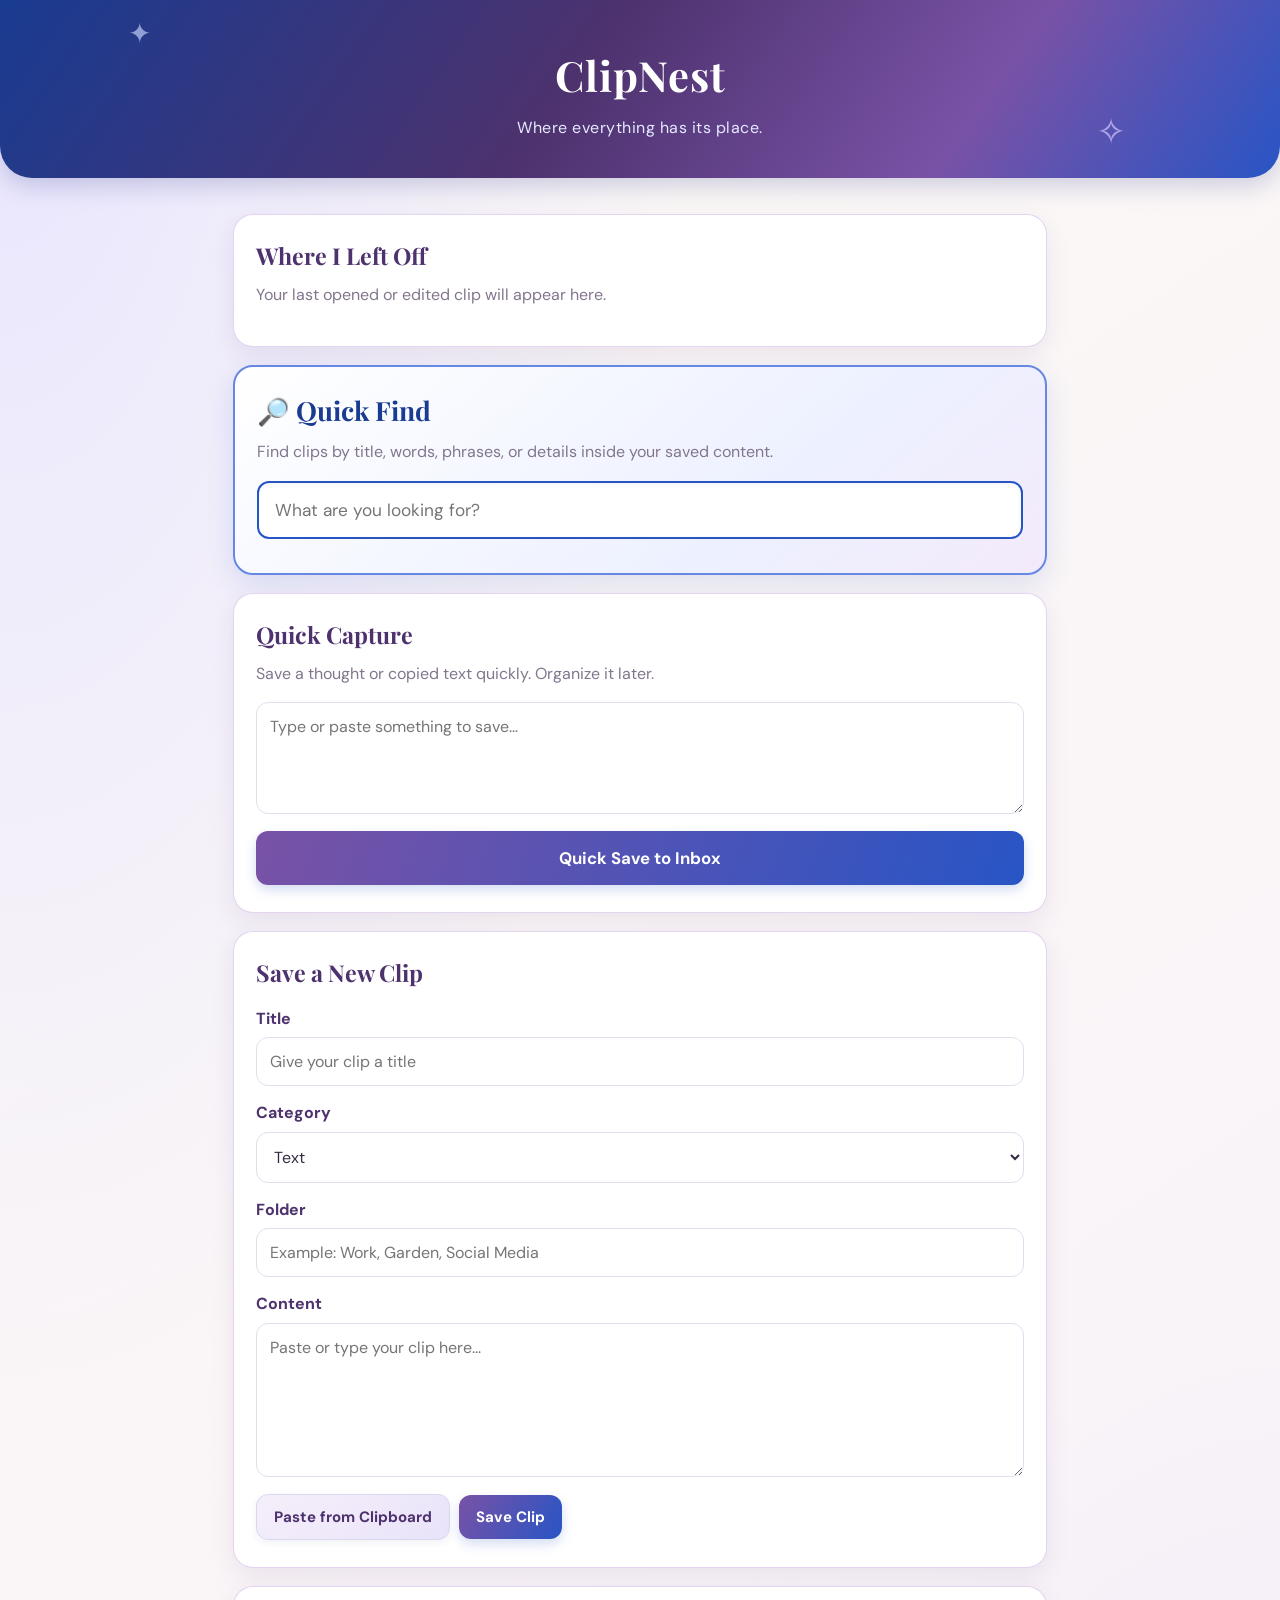
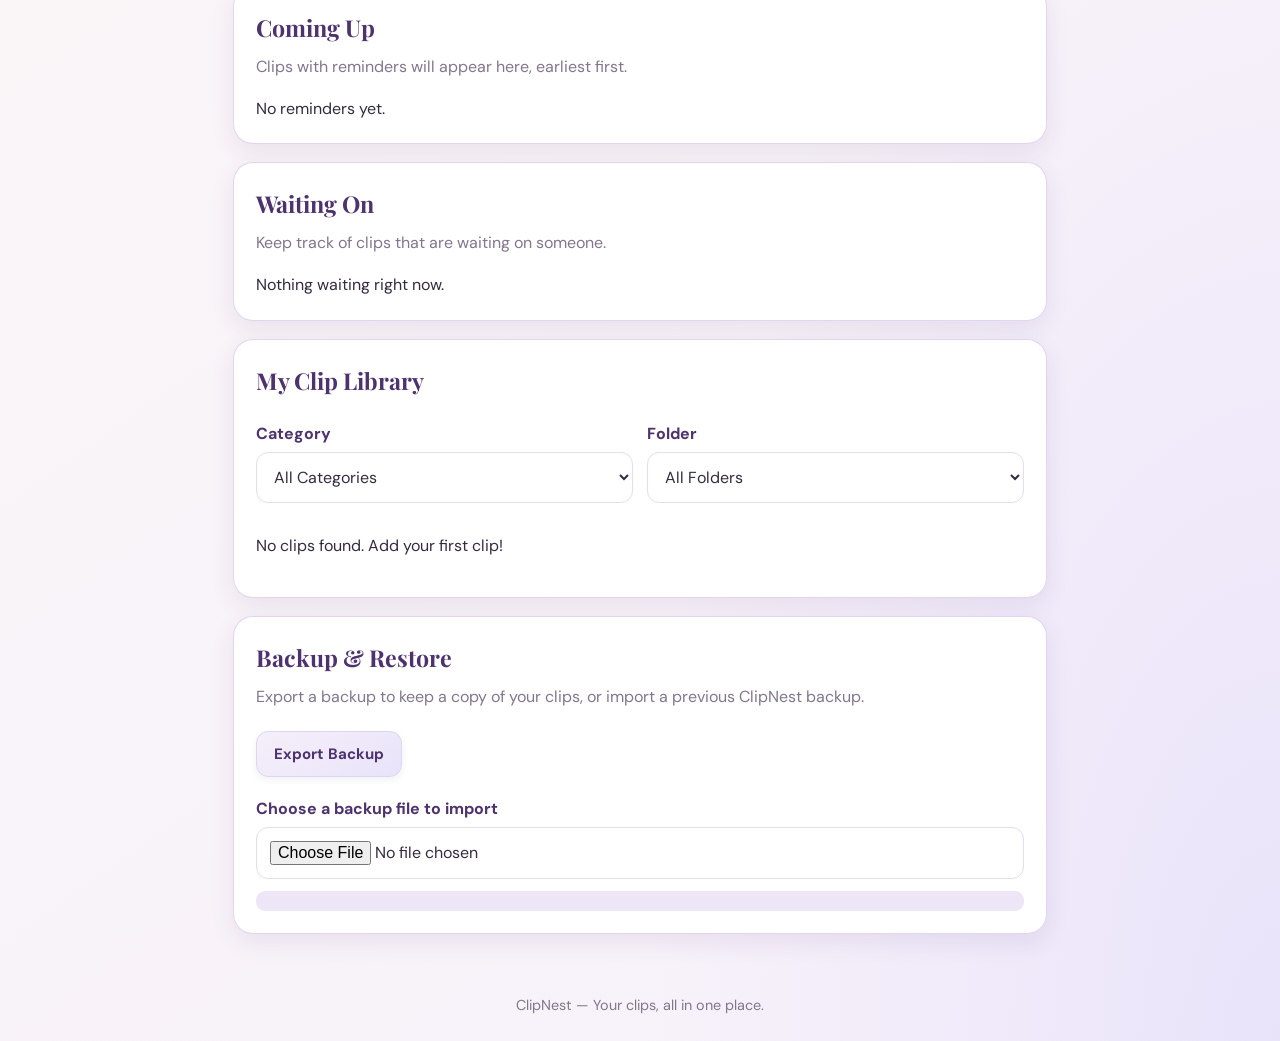
<file: index.html>
<!DOCTYPE html>
<html lang="en">
<head>
  <meta charset="UTF-8">
  <meta name="viewport" content="width=device-width, initial-scale=1.0">
  <meta name="theme-color" content="#7651a8">
  <title>ClipNest - Where Everything Has Its Place</title>
  <link rel="stylesheet" href="style.css">
</head>
<body>
  <header class="app-header">
    <h1>ClipNest</h1>
    <p>Where everything has its place.</p>
  </header>

  <main class="container">

    <div id="statusMessage" role="status" aria-live="polite"></div>

    <section id="lastWorkBox" class="section-card">
      <h2>Where I Left Off</h2>
      <p id="lastWorkText">Your last opened or edited clip will appear here.</p>
    </section>

    <section class="section-card quick-find">
      <h2>🔎 Quick Find</h2>
      <p>Find clips by title, words, phrases, or details inside your saved content.</p>
      <input
        type="search"
        id="searchInput"
        placeholder="What are you looking for?"
        autocomplete="off"
      >
    </section>

    <section class="section-card">
      <h2>Quick Capture</h2>
      <p>Save a thought or copied text quickly. Organize it later.</p>
      <textarea
        id="quickCaptureContent"
        rows="4"
        placeholder="Type or paste something to save..."
      ></textarea>
      <button type="button" id="quickCaptureButton" class="primary-button">
        Quick Save to Inbox
      </button>
    </section>

    <section class="section-card">
      <h2>Save a New Clip</h2>
      <form id="clipForm">
        <label for="clipTitle">Title</label>
        <input
          type="text"
          id="clipTitle"
          placeholder="Give your clip a title"
          required
        >

        <label for="clipCategory">Category</label>
        <select id="clipCategory">
          <option value="Text">Text</option>
          <option value="Images">Images</option>
          <option value="Links">Links</option>
          <option value="Ideas">Ideas</option>
          <option value="Other">Other</option>
        </select>

        <label for="clipFolder">Folder</label>
        <input
          type="text"
          id="clipFolder"
          placeholder="Example: Work, Garden, Social Media"
        >

        <label for="clipContent">Content</label>
        <textarea
          id="clipContent"
          rows="6"
          placeholder="Paste or type your clip here..."
          required
        ></textarea>

        <button type="button" id="pasteButton">Paste from Clipboard</button>
        <button type="submit" class="primary-button">Save Clip</button>
      </form>
    </section>

    <section class="section-card">
      <h2>Coming Up</h2>
      <p>Clips with reminders will appear here, earliest first.</p>
      <div id="reminderList">
        <p>No reminders yet.</p>
      </div>
    </section>

    <section class="section-card">
      <h2>Waiting On</h2>
      <p>Keep track of clips that are waiting on someone.</p>
      <div id="waitingList">
        <p>Nothing waiting right now.</p>
      </div>
    </section>

    <section class="section-card">
      <h2>My Clip Library</h2>

      <div class="filter-row">
        <div>
          <label for="categoryFilter">Category</label>
          <select id="categoryFilter">
            <option value="">All Categories</option>
            <option value="Text">Text</option>
            <option value="Images">Images</option>
            <option value="Links">Links</option>
            <option value="Ideas">Ideas</option>
            <option value="Other">Other</option>
          </select>
        </div>

        <div>
          <label for="folderFilter">Folder</label>
          <select id="folderFilter">
            <option value="">All Folders</option>
          </select>
        </div>
      </div>

      <div id="clipList">
        <p>Your saved clips will appear here.</p>
      </div>
    </section>

    <section class="section-card">
      <h2>Backup & Restore</h2>
      <p>Export a backup to keep a copy of your clips, or import a previous ClipNest backup.</p>

      <button type="button" id="exportButton">Export Backup</button>

      <label for="backupFile">Choose a backup file to import</label>
      <input
        type="file"
        id="backupFile"
        accept=".json,application/json"
      >

      <div id="importConfirmation"></div>
    </section>

  </main>

  <footer>
    <p>ClipNest — Your clips, all in one place.</p>
  </footer>

  <script src="app.js"></script>
</body>
</html>
</file>
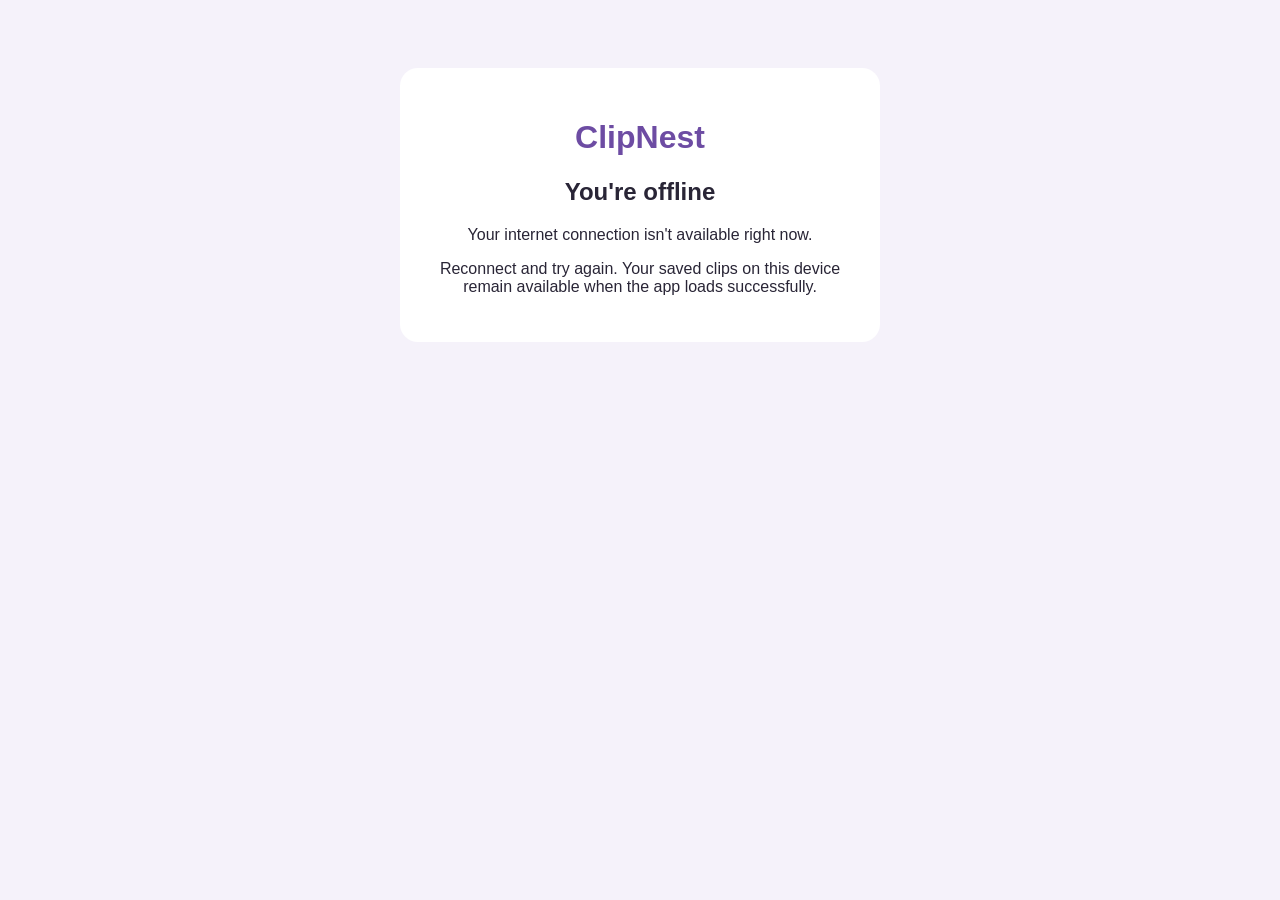
<file: offline.html>
<!DOCTYPE html>
<html lang="en">
<head>
  <meta charset="UTF-8">
  <meta name="viewport" content="width=device-width, initial-scale=1.0">
  <meta name="theme-color" content="#6d4ca3">
  <title>ClipNest Offline</title>
  <style>
    body {
      font-family: Arial, sans-serif;
      background: #f5f2fa;
      color: #292536;
      text-align: center;
      padding: 60px 20px;
    }
    .box {
      max-width: 420px;
      margin: auto;
      background: white;
      padding: 30px;
      border-radius: 18px;
    }
    h1 {
      color: #6d4ca3;
    }
  </style>
</head>
<body>
  <div class="box">
    <h1>ClipNest</h1>
    <h2>You're offline</h2>
    <p>Your internet connection isn't available right now.</p>
    <p>Reconnect and try again. Your saved clips on this device remain available when the app loads successfully.</p>
  </div>
</body>
</html>
</file>
<file: style.css>
@import url('https://fonts.googleapis.com/css2?family=DM+Sans:wght@400;500;600;700;800&family=Playfair+Display:wght@600;700&display=swap');

:root {
  --purple: #7952a6;
  --deep-purple: #4d326e;
  --lavender: #b89bd8;
  --soft-lilac: #eee5f7;
  --pale-lilac: #f8f3fc;

  --cobalt: #2855c5;
  --deep-blue: #193b91;
  --soft-blue: #e8efff;
  --pale-blue: #f4f7ff;

  --cream: #fcf9f5;
  --white: #ffffff;
  --text: #352b40;
  --muted: #82768d;
  --border: #e5dced;
  --rose: #d9a5bd;
  --success: #397d62;
  --danger: #b94f67;
  --shadow: 0 8px 25px rgba(78, 48, 107, 0.09);
}

* {
  box-sizing: border-box;
}

body {
  margin: 0;
  padding: 0;
  background:
    radial-gradient(ellipse at top left, #e8e5ff 0%, transparent 38%),
    radial-gradient(ellipse at bottom right, #e9e3fa 0%, transparent 35%),
    linear-gradient(145deg, #fcf9f5, #f7f1fa);
  color: var(--text);
  font-family: 'DM Sans', Arial, sans-serif;
  line-height: 1.6;
}

.app-header {
  position: relative;
  overflow: hidden;
  text-align: center;
  padding: 42px 18px 38px;
  color: white;
  background: linear-gradient(
    125deg,
    #193b91,
    #4d326e 45%,
    #7952a6 75%,
    #2855c5
  );
  border-radius: 0 0 32px 32px;
  box-shadow: 0 8px 25px rgba(45, 53, 130, 0.22);
}

.app-header::before {
  content: "✦";
  position: absolute;
  top: 12px;
  left: 10%;
  font-size: 28px;
  color: #c9d8ff;
  opacity: 0.65;
}

.app-header::after {
  content: "✧";
  position: absolute;
  right: 12%;
  bottom: 18px;
  font-size: 36px;
  color: #d8c9ff;
  opacity: 0.7;
}

.app-header h1 {
  margin: 0;
  font-family: 'Playfair Display', Georgia, serif;
  font-size: 2.6rem;
  letter-spacing: 1px;
}

.app-header p {
  margin: 6px 0 0;
  color: #e6eaff;
  font-size: 1rem;
  letter-spacing: 0.5px;
}

.container {
  width: 100%;
  max-width: 850px;
  margin: 0 auto;
  padding: 18px;
}

.section-card {
  position: relative;
  background: rgba(255, 255, 255, 0.96);
  border: 1px solid rgba(221, 202, 235, 0.8);
  border-radius: 20px;
  padding: 22px;
  margin: 18px 0;
  box-shadow: var(--shadow);
  transition: transform 0.2s ease, box-shadow 0.2s ease;
}

.section-card h2 {
  color: var(--deep-purple);
  font-family: 'Playfair Display', Georgia, serif;
  font-size: 1.45rem;
  margin: 0 0 8px;
}

.section-card > p {
  color: var(--muted);
  margin-top: 4px;
}

.quick-find {
  background: linear-gradient(140deg, #ffffff, #edf1ff 65%, #f3eafb);
  border: 2px solid #6688e2;
  box-shadow: 0 9px 28px rgba(40, 85, 197, 0.14);
}

.quick-find h2 {
  color: var(--deep-blue);
  font-size: 1.65rem;
}

.quick-find input {
  border: 2px solid var(--cobalt);
  background: white;
  padding: 16px;
  font-size: 1.08rem;
  box-shadow: inset 0 2px 5px rgba(40, 85, 197, 0.05);
}

label {
  display: block;
  margin: 14px 0 6px;
  font-weight: 700;
  color: var(--deep-purple);
}

input,
select,
textarea {
  display: block;
  width: 100%;
  padding: 13px;
  border: 1px solid var(--border);
  border-radius: 12px;
  background: #fff;
  color: var(--text);
  font-family: inherit;
  font-size: 16px;
  margin-bottom: 12px;
}

textarea {
  resize: vertical;
  min-height: 95px;
}

input:focus,
select:focus,
textarea:focus {
  outline: none;
  border-color: var(--cobalt);
  box-shadow: 0 0 0 3px rgba(40, 85, 197, 0.14);
}

button {
  display: inline-block;
  padding: 12px 17px;
  margin: 5px 5px 5px 0;
  border: 1px solid #d8d9f1;
  border-radius: 12px;
  background: linear-gradient(145deg, #f5effa, #e9e3fa);
  color: var(--deep-purple);
  font-family: inherit;
  font-size: 0.94rem;
  font-weight: 700;
  cursor: pointer;
  min-height: 44px;
  box-shadow: 0 3px 7px rgba(77, 50, 110, 0.07);
  transition: transform 0.18s ease, box-shadow 0.18s ease;
}

button:hover {
  transform: translateY(-2px);
  box-shadow: 0 6px 12px rgba(40, 85, 197, 0.14);
}

button:active {
  transform: scale(0.98);
}

.primary-button {
  background: linear-gradient(120deg, #7952a6, #2855c5);
  color: white;
  border: none;
  box-shadow: 0 5px 12px rgba(40, 85, 197, 0.2);
}

.secondary {
  background: linear-gradient(120deg, #eee7f5, #e5edff);
  color: var(--deep-blue);
}

.danger {
  background: #fff0f2;
  color: var(--danger);
  border-color: #f1d5dc;
}

#quickCaptureButton {
  width: 100%;
  min-height: 54px;
  font-size: 1.05rem;
  background: linear-gradient(110deg, #7952a6, #2855c5);
  color: white;
}

.filter-row {
  display: grid;
  grid-template-columns: 1fr 1fr;
  gap: 14px;
}

#clipList {
  margin-top: 18px;
}

.clip,
.clip-card {
  background: linear-gradient(145deg, #fff, #f7f8ff);
  border: 1px solid #dce3f5;
  border-left: 5px solid var(--cobalt);
  border-radius: 15px;
  padding: 17px;
  margin: 15px 0;
  box-shadow: 0 5px 15px rgba(40, 85, 197, 0.07);
  overflow-wrap: anywhere;
}

.clip h3 {
  margin: 0 0 5px;
  color: var(--deep-purple);
  font-family: 'Playfair Display', Georgia, serif;
  font-size: 1.2rem;
  cursor: pointer;
}

.clip small {
  color: var(--muted);
}

.clip-content {
  white-space: pre-wrap;
  overflow-wrap: anywhere;
  margin: 14px 0;
  color: var(--text) !important;
}

.clip-actions {
  display: flex;
  flex-wrap: wrap;
  gap: 5px;
  margin-top: 12px;
}

.clip-actions button {
  flex: 1 1 auto;
}

.reminder-controls {
  display: flex;
  flex-wrap: wrap;
  align-items: center;
  gap: 8px;
  margin-top: 12px;
  padding-top: 10px;
  border-top: 1px solid var(--border);
}

.reminder-controls input {
  flex: 1 1 150px;
  margin: 0;
  border-color: #c9d6f5;
}

.reminder-controls button {
  margin: 0;
  background: linear-gradient(120deg, #e9e4f8, #e2ebff);
  color: var(--deep-blue);
}

.checklist-item {
  display: flex;
  align-items: center;
  gap: 10px;
  padding: 8px 0;
  font-weight: normal;
  border-bottom: 1px solid var(--border);
}

.checklist-item input {
  width: 20px;
  height: 20px;
  margin: 0;
  flex: 0 0 20px;
  accent-color: var(--cobalt);
}

.edit-form {
  display: flex;
  flex-direction: column;
  gap: 8px;
}

#statusMessage {
  margin: 8px 0;
  border-radius: 9px;
}

.status-message {
  padding: 12px;
  background: var(--soft-blue);
  color: var(--deep-blue);
  border-radius: 10px;
}

.status-message.success {
  background: #e7f5ed;
  color: var(--success);
}

.status-message.error {
  background: #fbe8eb;
  color: var(--danger);
}

#reminderList p,
#waitingList p {
  padding: 10px 13px;
  margin: 6px 0;
  background: linear-gradient(110deg, #f4effa, #edf2ff);
  border-left: 3px solid var(--cobalt);
  border-radius: 8px;
  color: var(--text);
}

#importConfirmation {
  margin-top: 12px;
  padding: 10px;
  border-radius: 9px;
  background: var(--soft-lilac);
}

#importConfirmation[hidden] {
  display: none;
}

footer {
  text-align: center;
  padding: 24px;
  color: var(--muted);
  font-size: 0.9rem;
}

footer p {
  margin: 0;
}

@media (max-width: 500px) {
  .container {
    padding: 10px;
  }

  .app-header h1 {
    font-size: 2.2rem;
  }

  .section-card {
    padding: 15px;
    margin: 12px 0;
  }

  .filter-row {
    grid-template-columns: 1fr;
    gap: 0;
  }

  .clip-actions {
    flex-direction: column;
  }

  .clip-actions button {
    width: 100%;
  }

  .reminder-controls {
    flex-direction: column;
    align-items: stretch;
  }

  .reminder-controls button {
    width: 100%;
  }
}
</file>
